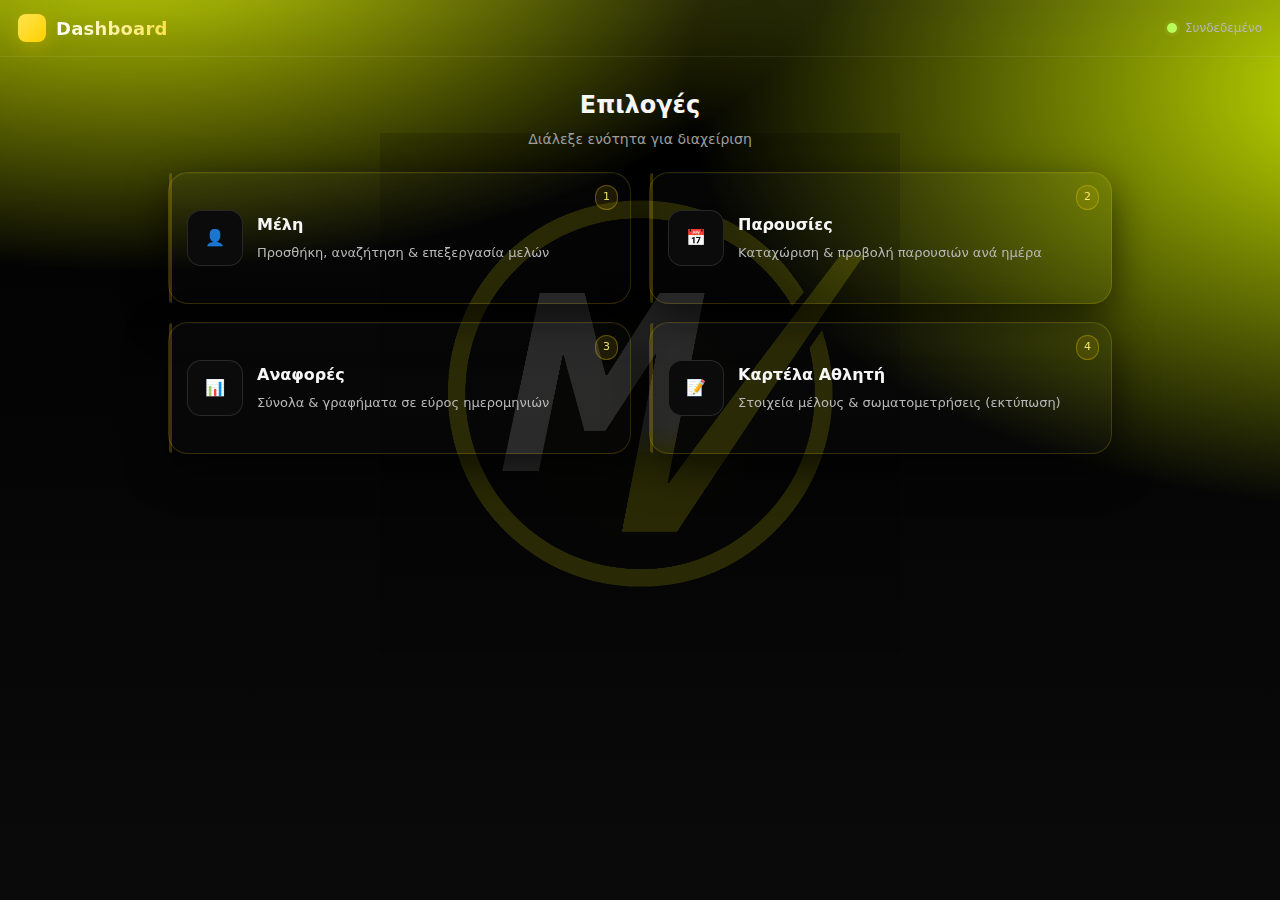
<file: index.html>
<!DOCTYPE html>
<html lang="el">
<head>
  <meta charset="utf-8" />
  <meta name="viewport" content="width=device-width, initial-scale=1" />
  <title>Αρχική</title>
  <link rel="stylesheet" href="style.css">
  <link rel="stylesheet" href="home.css">
</head>
<body>
  <!-- Top bar -->
  <header class="topbar" role="banner">
    <div class="brand-line" aria-label="Επωνυμία">
      <div class="logo" aria-hidden="true"></div>
      <h1>Dashboard</h1>
    </div>
    <div class="status" aria-live="polite">
      <span id="connDot" class="dot" aria-hidden="true"></span>
      <span id="connText">Έλεγχος…</span>
    </div>
  </header>

  <main class="container" role="main">
    <div class="hero">
      <h2>Επιλογές</h2>
      <div class="sub">Διάλεξε ενότητα για διαχείριση</div>
    </div>

    <!-- 4 κάρτες/κουμπιά -->
    <nav class="tiles" role="navigation" aria-label="Κύριες επιλογές">
      <a class="tile" href="members.html" data-tilt="1">
        <span class="hint">1</span>
        <div class="ic">👤</div>
        <div>
          <h3>Μέλη</h3>
          <p>Προσθήκη, αναζήτηση & επεξεργασία μελών</p>
        </div>
      </a>

      <a class="tile" href="attendance.html" data-tilt="1">
        <span class="hint">2</span>
        <div class="ic">📅</div>
        <div>
          <h3>Παρουσίες</h3>
          <p>Καταχώριση & προβολή παρουσιών ανά ημέρα</p>
        </div>
      </a>

      <a class="tile" href="reports.html" data-tilt="1">
        <span class="hint">3</span>
        <div class="ic">📊</div>
        <div>
          <h3>Αναφορές</h3>
          <p>Σύνολα & γραφήματα σε εύρος ημερομηνιών</p>
        </div>
      </a>

      <a class="tile" href="card.html" data-tilt="1">
        <span class="hint">4</span>
        <div class="ic">📝</div>
        <div>
          <h3>Καρτέλα Αθλητή</h3>
          <p>Στοιχεία μέλους & σωματομετρήσεις (εκτύπωση)</p>
        </div>
      </a>
    </nav>
  </main>

  <div class="toasts" id="toasts"></div>
  <script src="home.js"></script>
</body>
</html>
</file>
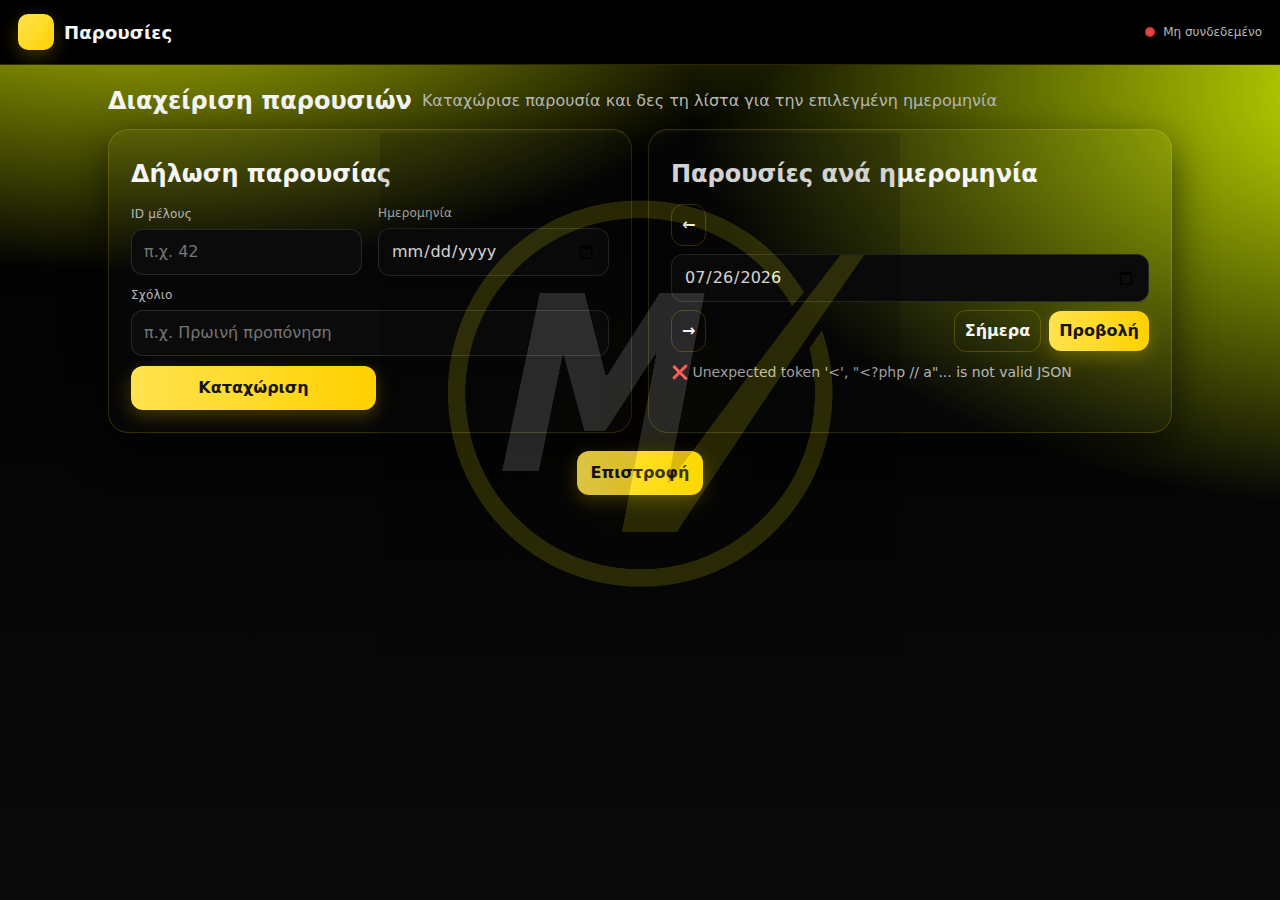
<file: attendance.html>
<!DOCTYPE html>
<html lang="el">
<head>
  <meta charset="utf-8" />
  <meta name="viewport" content="width=device-width, initial-scale=1" />
  <title>Παρουσίες</title>
  <link rel="stylesheet" href="style.css">
  <style>
    /* ===== Header / Layout χωρίς sidebar ===== */
    body, html { height:100%; }
    .topbar{
      position: sticky; top:0; z-index:10;
      display:flex; align-items:center; justify-content:space-between; gap:12px;
      padding:14px 18px;
      background: var(--bg);
      border-bottom: 1px solid var(--border);
    }
    .brand-line{ display:flex; align-items:center; gap:10px }
    .brand-line .logo{ width:36px; height:36px; border-radius:10px; }
    .brand-line h1{ margin:0; font-size:18px; font-weight:800; letter-spacing:.2px; }
    .status{ display:flex; align-items:center; gap:8px; color:var(--muted); }
    .dot{ width:10px; height:10px; border-radius:50%; background:#777; box-shadow:0 0 0 2px rgba(0,0,0,.15) inset }
    .dot.ok { background:#36d399; }
    .dot.err{ background:#ef4444; }

    .page-wrap{ max-width:1100px; margin:0 auto; padding:18px; }
    .page-head{ display:flex; align-items:center; gap:10px; margin:0 0 10px 0; }
    .page-head h2{ margin:0; font-weight:900; }
    .hint{ color:var(--muted); }

    .card h2{ margin-top:4px; }
    .table-wrap{ border-radius:14px; }

    .toolbar{ gap:8px; }
    @media (max-width:640px){
      .page-head{ flex-direction:column; align-items:flex-start; }
    }
  </style>
</head>
<body>

  <!-- Topbar -->
  <header class="topbar">
    <div class="brand-line">
      <div class="logo"></div>
      <h1>Παρουσίες</h1>
    </div>
    <div class="status">
      <span id="connDot" class="dot"></span>
      <span id="connText">—</span>
    </div>
  </header>

  <!-- Περιεχόμενο -->
  <main class="page-wrap">

    <div class="page-head">
      <h2>Διαχείριση παρουσιών</h2>
      <div class="hint">Καταχώρισε παρουσία και δες τη λίστα για την επιλεγμένη ημερομηνία</div>
    </div>

    <div class="grid">
      <!-- Δήλωση παρουσίας -->
      <div class="card">
        <h2>Δήλωση παρουσίας</h2>
        <form id="markAttendanceForm">
          <div class="row">
            <div><label>ID μέλους</label><input id="memberId" type="number" placeholder="π.χ. 42" required /></div>
            <div><label>Ημερομηνία</label><input id="attDate" type="date" /></div>
          </div>
          <div style="margin-top:10px"><label>Σχόλιο</label><input id="note" placeholder="π.χ. Πρωινή προπόνηση" /></div>
          <div class="row" style="margin-top:10px">
            <button class="btn" type="submit">Καταχώριση</button>
            <output id="markMsg" class="muted"></output>
          </div>
        </form>
      </div>

      <!-- Λίστα ημερομηνίας -->
      <div class="card">
        <h2>Παρουσίες ανά ημερομηνία</h2>
        <div class="toolbar" style="display:flex; align-items:center; flex-wrap:wrap">
          <button id="prevDate" class="btn small ghost" type="button" title="Προηγούμενη">←</button>
          <input id="filterDate" type="date" />
          <button id="nextDate" class="btn small ghost" type="button" title="Επόμενη">→</button>
          <div class="spacer"></div>
          <button id="btnToday" class="btn small ghost" type="button">Σήμερα</button>
          <button id="btnFilterDate" class="btn small" type="button">Προβολή</button>
        </div>
        <div id="todayList" class="muted table-wrap" style="margin-top:6px">—</div>
      </div>
    </div>
  </main>

  <div class="mt-4" style="display:flex; justify-content:center;">
    <a href="home.php" class="btn btn-outline-light">
      <i class="bi bi-arrow-left me-1"></i> Επιστροφή
    </a>
  </div>

  <div class="toasts" id="toasts"></div>

  <script src="attendance.js"></script>
</body>
</html>
</file>
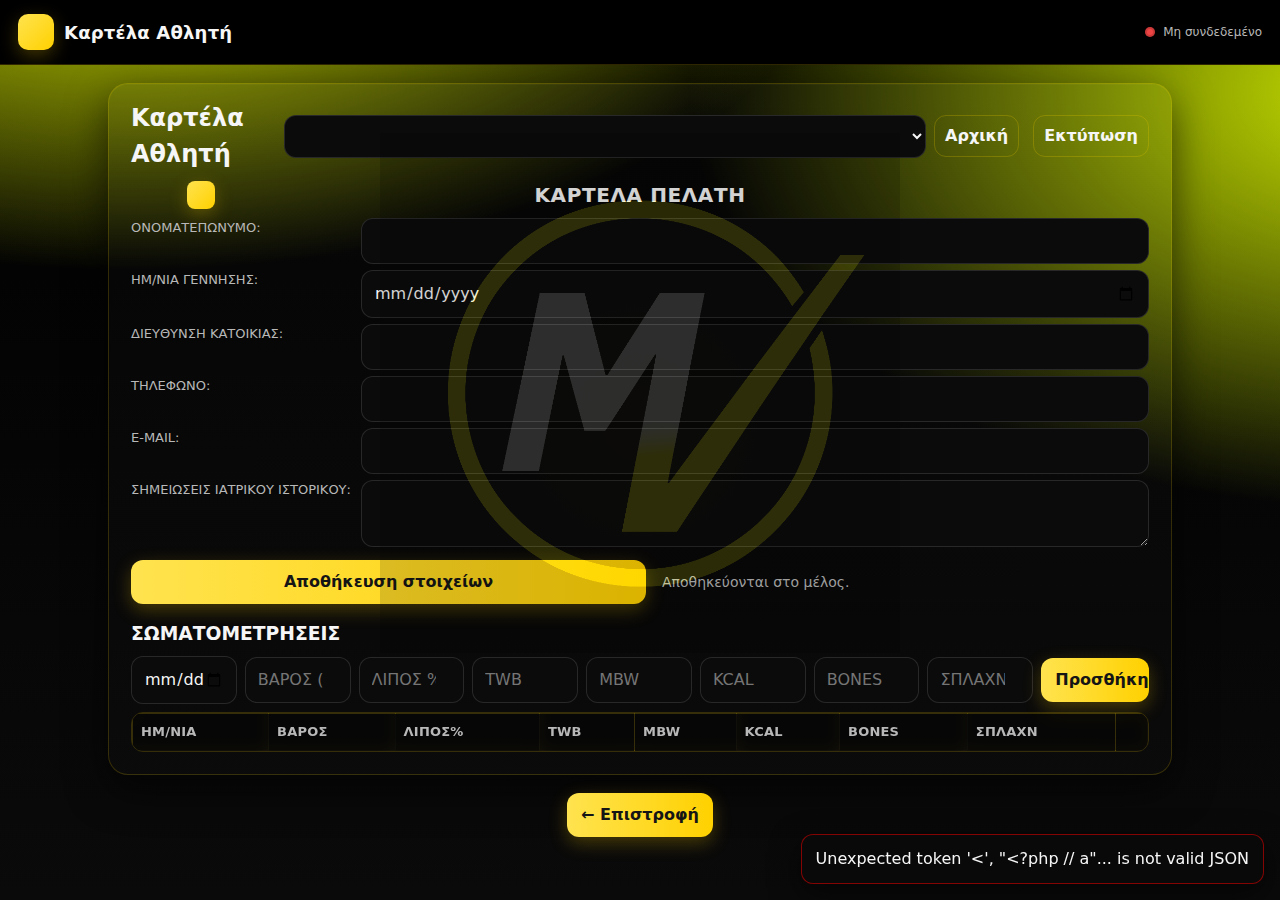
<file: card.html>
<!DOCTYPE html>
<html lang="el">
<head>
  <meta charset="utf-8" />
  <meta name="viewport" content="width=device-width, initial-scale=1" />
  <title>Καρτέλα Αθλητή</title>
  <link rel="stylesheet" href="style.css">
  <link rel="stylesheet" href="athlete.css"><!-- ειδικά styles -->
</head>
<body>

  <!-- Topbar -->
  <header class="topbar">
    <div class="brand-line">
      <div class="logo"></div>
      <h1>Καρτέλα Αθλητή</h1>
    </div>
    <div class="status">
      <span id="connDot" class="dot"></span>
      <span id="connText">—</span>
    </div>
  </header>

  <!-- Περιεχόμενο -->
  <main class="page-wrap">
    <div class="card" id="athleteCard">
      <div class="toolbar" style="margin:-6px 0 8px">
        <h2 style="margin:0">Καρτέλα Αθλητή</h2>
        <div class="spacer"></div>
        <select id="cardMemberSelect"></select>
        <a class="btn small ghost" href="home.php" style="margin-right:6px">Αρχική</a>
        <button class="btn small ghost" id="btnPrintCard" type="button">Εκτύπωση</button>
      </div>

      <div class="sheet-grid">
        <div class="logo-box"><div class="logo"></div></div>
        <div class="sheet-title">ΚΑΡΤΕΛΑ ΠΕΛΑΤΗ</div>
        <div></div>
      </div>

      <div class="fields">
        <div class="field-row"><div class="field-label">ΟΝΟΜΑΤΕΠΩΝΥΜΟ:</div><div><input id="f_fullname"></div></div>
        <div class="field-row"><div class="field-label">ΗΜ/ΝΙΑ ΓΕΝΝΗΣΗΣ:</div><div><input id="f_dob" type="date"></div></div>
        <div class="field-row"><div class="field-label">ΔΙΕΥΘΥΝΣΗ ΚΑΤΟΙΚΙΑΣ:</div><div><input id="f_address"></div></div>
        <div class="field-row"><div class="field-label">ΤΗΛΕΦΩΝΟ:</div><div><input id="f_phone"></div></div>
        <div class="field-row"><div class="field-label">E-MAIL:</div><div><input id="f_email" type="email"></div></div>
        <div class="field-row"><div class="field-label">ΣΗΜΕΙΩΣΕΙΣ ΙΑΤΡΙΚΟΥ ΙΣΤΟΡΙΚΟΥ:</div><div><textarea id="f_medical" rows="3"></textarea></div></div>
        <div class="row" style="margin-top:4px">
          <button class="btn" id="btnSaveMember" type="button">Αποθήκευση στοιχείων</button>
          <span class="muted">Αποθηκεύονται στο μέλος.</span>
        </div>
      </div>

      <h3 style="margin:16px 0 8px">ΣΩΜΑΤΟΜΕΤΡΗΣΕΙΣ</h3>
      <div class="row" style="gap:8px;flex-wrap:wrap">
        <input type="date" id="m_date">
        <input type="number" step="0.01" id="m_weight" placeholder="ΒΑΡΟΣ (kg)">
        <input type="number" step="0.01" id="m_fat" placeholder="ΛΙΠΟΣ %">
        <input type="number" step="0.01" id="m_twb" placeholder="TWB">
        <input type="number" step="0.01" id="m_mbw" placeholder="MBW">
        <input type="number" step="0.01" id="m_kcal" placeholder="KCAL">
        <input type="number" step="0.01" id="m_bones" placeholder="BONES">
        <input type="number" step="0.01" id="m_visc"  placeholder="ΣΠΛΑΧΝ">
        <button class="btn" id="btnAddMeas" type="button">Προσθήκη</button>
      </div>

      <div class="table-wrap" style="margin-top:8px">
        <table class="sheet-table" id="measTable">
          <thead><tr>
            <th>ΗΜ/ΝΙΑ</th><th>ΒΑΡΟΣ</th><th>ΛΙΠΟΣ%</th><th>TWB</th><th>MBW</th><th>KCAL</th><th>BONES</th><th>ΣΠΛΑΧΝ</th><th></th>
          </tr></thead>
          <tbody></tbody>
        </table>
      </div>
    </div>
  </main>

  <div class="mt-4" style="display:flex; justify-content:center;">
    <a href="home.php" class="btn btn-outline-light">← Επιστροφή</a>
  </div>

  <div class="toasts" id="toasts"></div>

  <script src="athlete.js"></script>
</body>
</html>
</file>
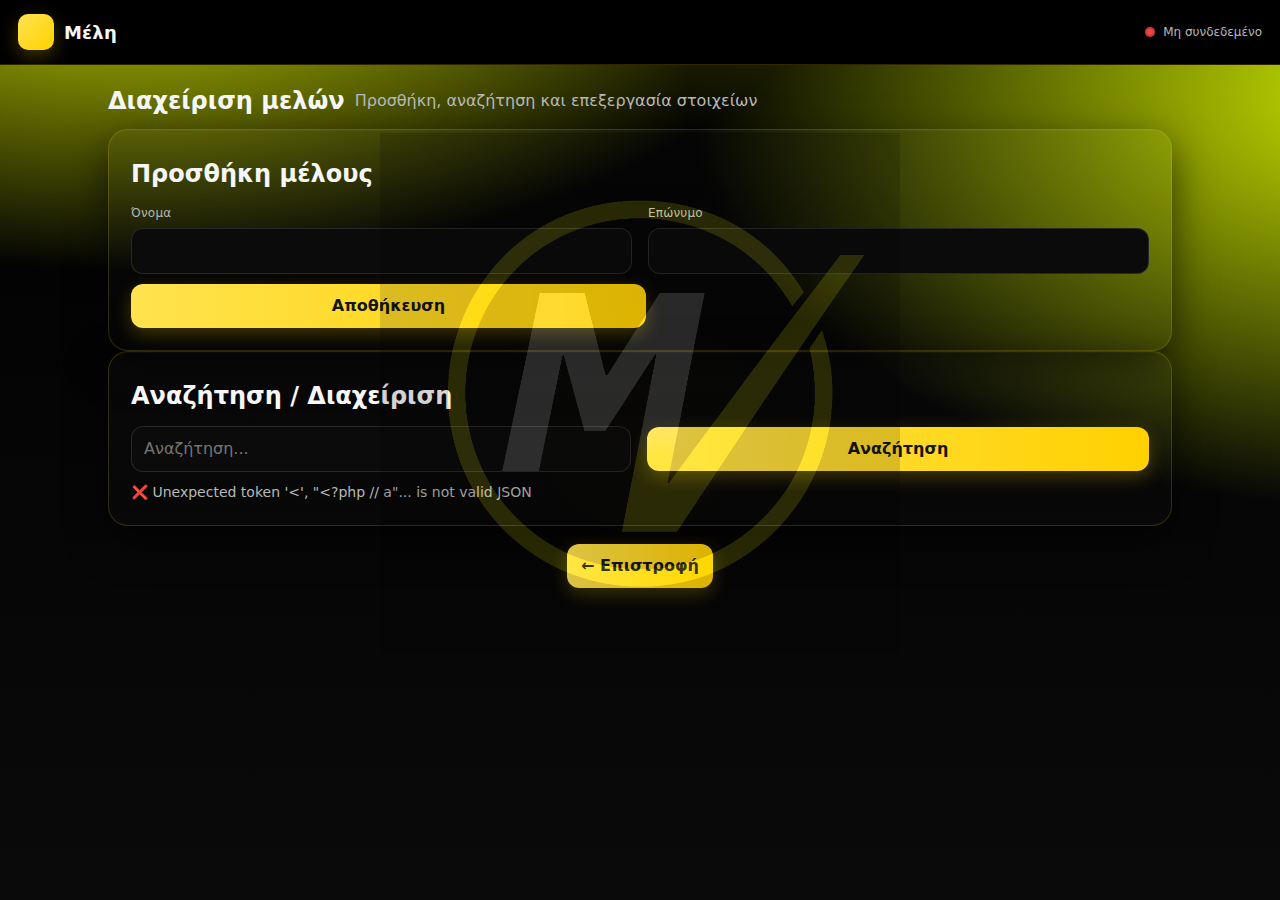
<file: members.html>
<!DOCTYPE html>
<html lang="el">
<head>
  <meta charset="utf-8" />
  <meta name="viewport" content="width=device-width, initial-scale=1" />
  <title>Μέλη</title>
  <link rel="stylesheet" href="style.css">
  <link rel="stylesheet" href="members.css">
</head>
<body>

  <!-- Topbar -->
  <header class="topbar">
    <div class="brand-line">
      <div class="logo"></div>
      <h1>Μέλη</h1>
    </div>
    <div class="status">
      <span id="connDot" class="dot"></span>
      <span id="connText">—</span>
    </div>
  </header>

  <!-- Περιεχόμενο -->
  <main class="page-wrap">
    <div class="page-head">
      <h2>Διαχείριση μελών</h2>
      <div class="hint">Προσθήκη, αναζήτηση και επεξεργασία στοιχείων</div>
    </div>

    <section class="card">
      <h2>Προσθήκη μέλους</h2>
      <form id="addMemberForm">
        <div class="row">
          <div><label>Όνομα</label><input id="firstName" required></div>
          <div><label>Επώνυμο</label><input id="lastName" required></div>
        </div>
        <div class="row" style="margin-top:10px">
          <button class="btn" type="submit">Αποθήκευση</button>
          <output id="addMemberMsg" class="muted"></output>
        </div>
      </form>
    </section>

    <section class="card">
      <h2>Αναζήτηση / Διαχείριση</h2>
      <div class="row">
        <input id="searchQ" placeholder="Αναζήτηση..." />
        <button id="btnSearch" class="btn" type="button">Αναζήτηση</button>
      </div>
      <div id="membersList" class="muted table-wrap" style="margin-top:10px">—</div>
    </section>
  </main>

  <!-- Modal Επεξεργασίας -->
  <div id="memberModal" class="modal" hidden>
    <div class="modal-card card">
      <h2 style="margin:6px 0 12px">Επεξεργασία μέλους</h2>
      <div class="row">
        <div><label>Όνομα</label><input id="editFirst" /></div>
        <div><label>Επώνυμο</label><input id="editLast" /></div>
      </div>
      <div class="row" style="margin-top:8px">
        <div>
          <label>Μετρητής από</label>
          <input id="editEpoch" type="date" />
        </div>
        <div>
          <label>Σύνολα</label>
          <div class="muted">Μετρητής: <span id="statSince">—</span> • Έτος: <span id="statYear">—</span></div>
        </div>
      </div>
      <div class="row" style="margin-top:10px">
        <button id="btnSaveMember" class="btn" type="button">Αποθήκευση</button>
        <button id="btnCloseMember" class="btn ghost" type="button">Κλείσιμο</button>
      </div>
      <div id="memberMsg" class="muted" style="margin-top:8px"></div>
    </div>
  </div>

  <div class="mt-4" style="display:flex; justify-content:center;">
    <a href="home.php" class="btn btn-outline-light">← Επιστροφή</a>
  </div>

  <div class="toasts" id="toasts"></div>

  <script src="members.js"></script>
</body>
</html>
</file>
<file: style.css>
:root {
    --bg: #000;
    --bg2: #0a0a0a;
    --card: #0e0e0e;
    --muted: #b8b8b8;
    --fg: #f6f6f6;
    --accent: #ffd100;
    --accent2: #ffe34f;
    --danger: #ff6161;
    --ok: #b7ff58;
    --border: rgba(255, 209, 0, .18);
}

/* ===== Base ===== */
html,
body {
    height: 100%
}

* {
    box-sizing: border-box
}

body {
    margin: 0;
    color: var(--fg);
    font: 16px/1.5 system-ui, -apple-system, Segoe UI, Roboto, Ubuntu, 'Helvetica Neue', Arial;
    background:
        radial-gradient(1200px 600px at 10% -10%, rgba(234, 255, 0, 0.93), transparent 60%),
        radial-gradient(1200px 700px at 110% 10%, rgba(225, 255, 0, 0.92), transparent 60%),
        linear-gradient(180deg, var(--bg), var(--bg2));
    background-color: #000;
    background-repeat: no-repeat;
}

body::before {
    content: "";
    position: fixed;
    inset: 0;
    background:
        radial-gradient(closest-side, rgba(255, 209, 0, .06), transparent 65%) center 35% / 80vmin 80vmin no-repeat,
        url("font.png") center 35% / min(70vmin, 520px) no-repeat;
    opacity: .14;
    filter: saturate(140%) brightness(1.04);
    pointer-events: none;
    z-index: 0;
}

a {
    color: inherit;
    text-decoration: none
}

.app {
    position: relative;
    z-index: 1;
    display: grid;
    grid-template-columns: 240px 1fr;
    gap: 0;
    min-height: 100vh
}

@media (max-width: 980px) {
    .app {
        grid-template-columns: 1fr
    }
}

/* ===== Sidebar / Topbar ===== */
.sidebar {
    position: sticky;
    top: 0;
    height: 100dvh;
    padding: 18px;
    border-right: 1px solid rgba(255, 255, 255, .06);
    background: linear-gradient(180deg, rgba(255, 255, 255, .02), rgba(255, 255, 255, .005));
}

@media (max-width:980px) {
    .sidebar {
        position: static;
        height: auto;
        border-right: 0;
        border-bottom: 1px solid rgba(255, 255, 255, .06)
    }
}

.brand {
    display: flex;
    align-items: center;
    gap: 10px;
    margin-bottom: 14px
}

.logo {
    width: 28px;
    height: 28px;
    border-radius: 8px;
    background: linear-gradient(135deg, var(--accent2), var(--accent));
    box-shadow: 0 6px 18px rgba(255, 209, 0, .25)
}

.brand h1 {
    font-size: 18px;
    margin: 0;
    background: linear-gradient(90deg, #fff, #ffe34f);
    -webkit-background-clip: text;
    background-clip: text;
    color: transparent
}

.status {
    display: flex;
    align-items: center;
    gap: 8px;
    font-size: 12px;
    color: var(--muted)
}

.dot {
    width: 10px;
    height: 10px;
    border-radius: 50%;
    background: #555;
    box-shadow: 0 0 0 3px rgba(255, 255, 255, .06)
}

.dot.ok {
    background: var(--ok)
}

.dot.err {
    background: var(--danger)
}

.nav {
    margin: 14px 0 0;
    display: flex;
    flex-direction: column;
    gap: 6px
}

.nav a {
    display: flex;
    align-items: center;
    gap: 10px;
    padding: 10px 12px;
    border-radius: 12px;
    color: #e9e9e9;
    border: 1px solid transparent;
    transition: .15s ease;
}

.nav a:hover {
    background: rgba(255, 255, 255, .04);
    border-color: rgba(255, 255, 255, .06)
}

.nav a.active {
    background: rgba(255, 209, 0, .12);
    border-color: rgba(255, 209, 0, .35);
    color: #fff27a
}

.nav svg {
    width: 18px;
    height: 18px;
    opacity: .9
}

.content {
    padding: 24px;
    max-width: 1200px;
    width: 100%;
    margin: 0 auto
}

.pill {
    display: inline-block;
    padding: 3px 8px;
    border-radius: 999px;
    background: rgba(255, 209, 0, .12);
    border: 1px solid rgba(255, 209, 0, .35);
    color: #fff27a;
    font-size: 12px
}

.muted {
    color: var(--muted);
    font-size: 14px
}

/* ===== Cards / Layout ===== */
.grid {
    display: grid;
    grid-template-columns: 1fr;
    gap: 16px
}

@media (min-width:980px) {
    .grid {
        grid-template-columns: 1fr 1fr
    }
}

.card {
    background: linear-gradient(180deg, rgba(255, 255, 255, .02), rgba(255, 255, 255, .01));
    border: 1px solid var(--border);
    border-radius: 20px;
    padding: 22px;
    box-shadow: 0 14px 40px rgba(0, 0, 0, .6), inset 0 1px 0 rgba(255, 255, 255, .03);
    transition: .2s ease
}

.card:hover {
    transform: translateY(-2px);
    box-shadow: 0 20px 50px rgba(0, 0, 0, .75);
    border-color: rgba(255, 209, 0, .28)
}

h2 {
    margin: 6px 0 12px
}

label {
    display: block;
    font-size: 12px;
    color: var(--muted);
    margin-bottom: 6px;
    letter-spacing: .2px
}

input,
select,
button {
    font: inherit
}

input,
textarea,
select {
    width: 100%;
    padding: 10px 12px;
    border-radius: 12px;
    border: 1px solid rgba(255, 255, 255, 0.12);
    background: #0b0b0b;
    color: var(--fg);
    outline: none;
}

input:focus,
textarea:focus,
select:focus {
    border-color: var(--accent);
    box-shadow: 0 0 0 3px rgba(255, 209, 0, .18)
}

.row {
    display: flex;
    gap: 16px;
    align-items: center
}

.row>* {
    flex: 1;
    min-width: 0
}

.btn {
    cursor: pointer;
    user-select: none;
    border: 0;
    border-radius: 12px;
    padding: 10px 14px;
    font-weight: 700;
    background: linear-gradient(90deg, var(--accent2), var(--accent));
    color: #151515;
    box-shadow: 0 6px 18px rgba(255, 209, 0, .25);
    transition: .12s ease
}

.btn:hover {
    transform: translateY(-1px);
    box-shadow: 0 10px 22px rgba(255, 209, 0, .35)
}

.btn:active {
    transform: translateY(0) scale(.98)
}

.btn.ghost {
    background: transparent;
    color: var(--fg);
    border: 1px solid rgba(255, 209, 0, .22);
    box-shadow: none
}

.btn.small {
    padding: 8px 10px
}

.btn[disabled] {
    opacity: .65;
    cursor: not-allowed;
    filter: grayscale(.3)
}

table {
    width: 100%;
    border-collapse: separate;
    border-spacing: 0
}

th,
td {
    padding: 10px;
    border-bottom: 1px solid rgba(255, 255, 255, .08)
}

tbody tr:last-child td {
    border-bottom: 0
}

th {
    text-align: left;
    color: var(--muted);
    font-weight: 700;
    font-size: 13px;
    letter-spacing: .2px;
    position: sticky;
    top: 0;
    background: rgba(0, 0, 0, .35);
    backdrop-filter: blur(6px)
}

tbody tr:hover {
    background: rgba(255, 255, 255, .03)
}

.table-wrap {
    max-height: 50vh;
    overflow: auto;
    border-radius: 12px;
}

.kbd {
    font-family: ui-monospace, Menlo, Monaco, Consolas, 'Liberation Mono', 'Courier New', monospace;
    background: #0b0b0b;
    border: 1px solid rgba(255, 209, 0, .22);
    padding: 3px 7px;
    border-radius: 8px;
    font-size: 12px
}

.badge {
    display: inline-flex;
    align-items: center;
    gap: 6px;
    padding: 4px 8px;
    border-radius: 999px;
    background: rgba(255, 209, 0, .12);
    border: 1px solid rgba(255, 209, 0, .5);
    color: #fff27a;
    font-size: 12px
}

.badge.copy:hover {
    filter: brightness(1.05);
    cursor: pointer
}

.toolbar {
    display: flex;
    gap: 8px;
    align-items: center;
    margin-bottom: 10px
}

.toolbar .spacer {
    flex: 1
}

.toasts {
    position: fixed;
    right: 16px;
    bottom: 16px;
    display: flex;
    flex-direction: column;
    gap: 10px;
    z-index: 9999
}

.toast {
    background: rgba(10, 10, 10, .95);
    border: 1px solid rgba(255, 209, 0, .28);
    color: var(--fg);
    padding: 12px 14px;
    border-radius: 12px;
    box-shadow: 0 10px 30px rgba(0, 0, 0, .6);
    min-width: 260px;
    animation: pop .18s ease both
}

.toast.ok {
    border-color: rgba(255, 209, 0, .5)
}

.toast.err {
    border-color: rgba(255, 0, 0, .5)
}

@keyframes pop {
    from {
        transform: translateY(6px);
        opacity: 0
    }

    to {
        transform: translateY(0);
        opacity: 1
    }
}

/* ===== Modals ===== */
.modal {
    position: fixed;
    inset: 0;
    display: grid;
    place-items: center;
    padding: 18px;
    background: rgba(0, 0, 0, .55);
    backdrop-filter: blur(6px);
    z-index: 1000;
}

.modal[hidden] {
    display: none
}

.modal-card {
    width: min(680px, 92vw);
    animation: pop .18s ease both
}

/* ===== Page wrappers ===== */
.page {
    display: none
}

.page.active {
    display: block
}

/* Special style for member modal */
#memberModal .card {
    background: linear-gradient(180deg, rgba(255, 120, 0, 0.15), rgba(255, 50, 0, 0.08));
    border: 1px solid rgba(255, 120, 0, 0.6);
    box-shadow: 0 14px 40px rgba(255, 80, 0, 0.6), inset 0 1px 0 rgba(255, 200, 150, 0.2);
}

#memberModal h2 {
    color: #ff944d;
}
#page-clientele .card { position: relative; }
#sumMemberSelect {
  position: relative;
  z-index: 5;       /* πάνω από διακοσμητικά layers */
  pointer-events: auto;
}
/* ===== Brand Yellow Back Button ===== */
:root{
  --brand-yellow-1: #FFE257; /* top */
  --brand-yellow-2: rgb(249, 200, 14); /* bottom */
}

.btn-back{
  display:inline-block;
  padding:14px 18px;
  border-radius:14px;
  font-weight:800;
  text-align:center;
  color:#000 !important;
  background: linear-gradient(180deg, var(--brand-yellow-1) 0%, var(--brand-yellow-2) 100%);
  border:1px solid rgba(0,0,0,.25);
  box-shadow: 0 1px 0 rgba(255,255,255,.35) inset, 0 10px 22px rgba(0,0,0,.25);
  transition: transform .08s ease, filter .15s ease, box-shadow .15s ease;
}
.btn-back:hover{ filter: brightness(.98); transform: translateY(-1px); }
.btn-back.block{ display:block; width:100%; }    /* για full-width όπως στο screenshot */
.btn-back.sm{ padding:8px 14px; border-radius:10px; font-weight:700; } /* μικρή έκδοση */
/* ===== Fade-in Stagger για τις κάρτες ===== */
@media (prefers-reduced-motion: no-preference){
  .tile._hidden{
    opacity: 0;
    transform: translateY(10px);
  }
  .tile._show{
    opacity: 1;
    transform: none;
    transition: opacity .5s ease, transform .5s ease;
  }
}
/* ===== Fade-in Stagger για κάρτες ===== */
@media (prefers-reduced-motion: no-preference){
  .card._hidden{
    opacity: 0;
    transform: translateY(10px);
  }
  .card._show{
    opacity: 1;
    transform: none;
    transition: opacity .5s ease, transform .5s ease;
  }
}
/* ===== Fade-in Stagger: κάρτες & σειρές πίνακα ===== */
@media (prefers-reduced-motion: no-preference){
  .card._hidden{ opacity:0; transform: translateY(10px); }
  .card._show{ opacity:1; transform:none; transition: opacity .5s ease, transform .5s ease; }

  /* για τις σειρές που έρχονται από αναζήτηση */
  .table-wrap tbody tr._hidden{ opacity:0; transform: translateY(6px); }
  .table-wrap tbody tr._show{ opacity:1; transform:none; transition: opacity .35s ease, transform .35s ease; }
}
/* ===== Fade-in Stagger: κάρτα & γραμμές πίνακα ===== */
@media (prefers-reduced-motion: no-preference){
  /* Κεντρική κάρτα */
  #athleteCard._hidden{ opacity:0; transform: translateY(10px); }
  #athleteCard._show{ opacity:1; transform:none; transition: opacity .5s ease, transform .5s ease; }

  /* Γραμμές μετρήσεων */
  #measTable tbody tr._hidden{ opacity:0; transform: translateY(6px); }
  #measTable tbody tr._show{ opacity:1; transform:none; transition: opacity .35s ease, transform .35s ease; }
}
</file>
<file: home.css>
html, body { height: 100%; }

/* Topbar */
.topbar {
  position: sticky; top:0; z-index:10;
  display:flex; align-items:center; justify-content:space-between; gap:12px;
  padding:14px 18px;
  background: linear-gradient(180deg, rgba(255,255,255,.02), rgba(255,255,255,.005));
  border-bottom: 1px solid rgba(255,255,255,.06);
  backdrop-filter: blur(6px);
}
.brand-line{ display:flex; align-items:center; gap:10px }
.brand-line .logo{ width:28px; height:28px; border-radius:8px; background: linear-gradient(135deg, var(--accent2), var(--accent)); box-shadow: 0 6px 18px rgba(255,209,0,.25) }
.brand-line h1{ margin:0; font-size:18px; font-weight:900; letter-spacing:.2px; background: linear-gradient(90deg, #fff, var(--accent2)); -webkit-background-clip: text; color: transparent; }
.status{ display:flex; align-items:center; gap:8px; color:var(--muted); font-size:12px }
.dot{ width:10px; height:10px; border-radius:50%; background:#555; box-shadow:0 0 0 3px rgba(255,255,255,.06) }
.dot.ok{ background: var(--ok) }
.dot.err{ background: var(--danger) }

.container{ max-width:980px; margin:0 auto; padding:22px 18px 28px; }

/* Hero */
.hero{ text-align:center; padding:8px 12px 4px; }
.hero h2{ margin:0 0 6px; font-size:24px; font-weight:900; }
.hero .sub{ color:var(--muted); font-size:14px }

/* Grid */
.tiles{ display:grid; grid-template-columns:1fr; gap:18px; margin-top:18px; }
@media (min-width:720px){ .tiles{ grid-template-columns:repeat(2,1fr); } }

/* Tile */
.tile{
  position:relative;
  display:grid; grid-template-columns:56px 1fr;
  align-items:center; gap:14px;
  padding:18px; min-height:132px;
  border-radius:20px;
  background: linear-gradient(180deg, rgba(255,255,255,.02), rgba(255,255,255,.01));
  border:1px solid var(--border);
  box-shadow:0 14px 40px rgba(0,0,0,.6), inset 0 1px 0 rgba(255,255,255,.03);
  color:inherit; text-decoration:none;
  transition: transform .12s ease, box-shadow .2s ease, border-color .2s ease, background .2s ease;
}
.tile::before{
  content:""; position:absolute; left:0; top:0; bottom:0; width:3px;
  border-radius:20px 0 0 20px; background: rgba(255, 209, 0, .22);
  transition: background .2s ease, width .12s ease;
}
.tile .ic{ width:56px; height:56px; border-radius:14px; display:grid; place-items:center; background:#0b0b0b; border:1px solid rgba(255,255,255,.12); }
.tile h3{ margin:0; font-size:16px; font-weight:800; }
.tile p{ margin:6px 0 0; font-size:13px; color:var(--muted); }

.tile:hover{ transform: translateY(-2px); box-shadow:0 20px 50px rgba(0,0,0,.75); border-color: rgba(255,209,0,.28); }
.tile:hover::before{ background: linear-gradient(180deg, var(--accent2), var(--accent)); width:4px; }
.tile:active{ transform: translateY(0) scale(.99); }
.tile:focus-visible{ box-shadow:0 0 0 3px rgba(255,209,0,.18), 0 20px 50px rgba(0,0,0,.75); border-color: rgba(255,209,0,.35); }

@media (max-width:560px){
  .tile{ grid-template-columns:42px 1fr; padding:16px; min-height:118px; }
  .tile .ic{ width:42px; height:42px; border-radius:10px; }
}

/* Tooltip */
.hint{ position:absolute; right:12px; top:12px; font-size:11px; color:#fff27a; opacity:.9; padding:3px 7px; border-radius:999px; background:rgba(255,209,0,.12); border:1px solid rgba(255,209,0,.35); }

/* Fade-in */
@media (prefers-reduced-motion:no-preference){
  .tile._hidden{ opacity:0; transform: translateY(10px); }
  .tile._show{ opacity:1; transform:none; transition: opacity .5s ease, transform .5s ease; }
}
</file>
<file: athlete.css>
body, html { height:100%; }
.topbar{
  position: sticky; top:0; z-index:10;
  display:flex; align-items:center; justify-content:space-between; gap:12px;
  padding:14px 18px;
  background: var(--bg);
  border-bottom: 1px solid var(--border);
}
.brand-line{ display:flex; align-items:center; gap:10px }
.brand-line .logo{ width:36px; height:36px; border-radius:10px; }
.brand-line h1{ margin:0; font-size:18px; font-weight:800; letter-spacing:.2px; }
.status{ display:flex; align-items:center; gap:8px; color:var(--muted); }
.dot{ width:10px; height:10px; border-radius:50%; background:#777; box-shadow:0 0 0 2px rgba(0,0,0,.15) inset }
.dot.ok { background:#36d399; }
.dot.err{ background:#ef4444; }

.page-wrap{ max-width:1100px; margin:0 auto; padding:18px; }
.card h2{ margin-top:4px; }

/* ===== Ειδικό layout καρτέλας ===== */
@media print{
  .topbar, .toolbar{ display:none !important; }
  body, .page-wrap, #athleteCard{ background:#fff !important; color:#000 !important; }
  #athleteCard *{ color:#000 !important; background:#fff !important; }
  table.sheet-table th, table.sheet-table td{ border:1px solid #000 !important; }
}
.sheet-grid{display:grid;grid-template-columns:140px 1fr 140px;gap:12px;align-items:center;margin-bottom:8px;}
.logo-box{display:flex;align-items:center;justify-content:center}
.sheet-title{text-align:center;font-weight:900;font-size:20px;letter-spacing:.6px}
.fields{margin-top:6px}
.field-row{display:grid;grid-template-columns:220px 1fr;gap:10px;margin:6px 0}
.field-label{color:var(--muted);font-size:13px}
.table-wrap{overflow:auto;border-radius:12px;border:1px solid var(--border)}
.sheet-table{width:100%;border-collapse:collapse}
.sheet-table th,.sheet-table td{border:1px solid var(--border);padding:8px;text-align:left}

/* ===== Fade-in ===== */
@media (prefers-reduced-motion: no-preference){
  #athleteCard._hidden{ opacity:0; transform: translateY(10px); }
  #athleteCard._show{ opacity:1; transform:none; transition: opacity .5s ease, transform .5s ease; }
  #measTable tbody tr._hidden{ opacity:0; transform: translateY(6px); }
  #measTable tbody tr._show{ opacity:1; transform:none; transition: opacity .35s ease, transform .35s ease; }
}
</file>
<file: members.css>
body, html { height:100%; }

.topbar {
  position: sticky; top:0; z-index:10;
  display:flex; align-items:center; justify-content:space-between; gap:12px;
  padding:14px 18px;
  background: var(--bg);
  border-bottom: 1px solid var(--border);
}

.brand-line{ display:flex; align-items:center; gap:10px }
.brand-line .logo{ width:36px; height:36px; border-radius:10px; }
.brand-line h1{ margin:0; font-size:18px; font-weight:800; letter-spacing:.2px; }

.status{ display:flex; align-items:center; gap:8px; color:var(--muted); }
.dot{ width:10px; height:10px; border-radius:50%; background:#777; box-shadow:0 0 0 2px rgba(0,0,0,.15) inset }
.dot.ok { background:#36d399; }
.dot.err{ background:#ef4444; }

.page-wrap{ max-width:1100px; margin:0 auto; padding:18px; }
.page-head{ display:flex; align-items:center; gap:10px; margin:0 0 10px 0; }
.page-head h2{ margin:0; font-weight:900; }
.hint{ color:var(--muted); }

.card h2{ margin-top:4px; }
.table-wrap{ border-radius:14px; }

@media (max-width:640px){
  .page-head{ flex-direction:column; align-items:flex-start; }
}

/* Fade-in effects */
@media (prefers-reduced-motion: no-preference){
  .card._hidden{ opacity:0; transform: translateY(10px); }
  .card._show{ opacity:1; transform:none; transition: opacity .6s ease, transform .6s ease; }
  #membersList tbody tr._hidden{ opacity:0; transform: translateY(6px); }
  #membersList tbody tr._show{ opacity:1; transform:none; transition: opacity .35s ease, transform .35s ease; }
}
</file>
